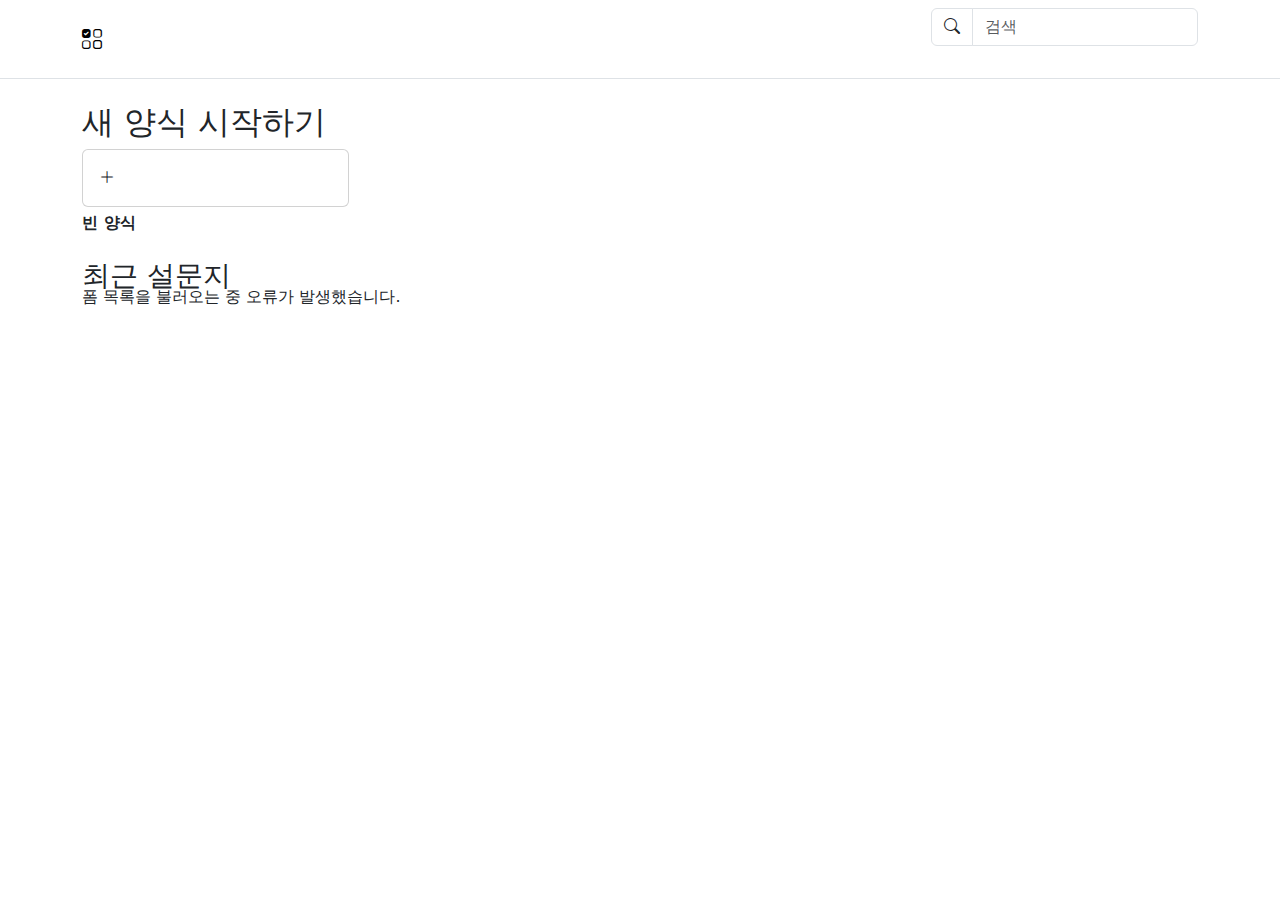
<file: frontend/html/index.html>
<!DOCTYPE html>
<html lang="ko">
    <head>
        <meta charset="UTF-8" />
        <title>Form 홈</title>
        <link href="https://cdn.jsdelivr.net/npm/bootstrap@5.3.3/dist/css/bootstrap.min.css" rel="stylesheet" />
        <link rel="stylesheet" href="https://cdn.jsdelivr.net/npm/bootstrap-icons@1.11.3/font/bootstrap-icons.css" />
        <style src="../css/style.css"></style>
    </head>
    <body>
        <nav class="navbar navbar-expand-lg navbar-light bg-white border-bottom">
            <div class="container">
                <a class="navbar-brand d-flex align-items-center" href="/frontend/html/">
                    <i class="bi bi-ui-checks-grid me-2"></i>
                </a>
                <section class="mb-4">
                    <div class="d-flex flex-column flex-md-row align-items-md-center gap-3">
                        <div class="flex-grow-1">
                            <div class="input-group">
                                <span class="input-group-text bg-white">
                                    <i class="bi bi-search"></i>
                                </span>
                                <input type="text" class="form-control" id="searchInput" placeholder="검색" />
                            </div>
                        </div>
                    </div>
                </section>
            </div>
        </nav>

        <main class="container main-container py-4">
            <section class="mb-4">
                <div class="d-flex justify-content-between align-items-center mb-2">
                    <h2 class="section-title mb-0">새 양식 시작하기</h2>
                </div>

                <div class="row g-3">
                    <div class="col-6 col-sm-4 col-md-3">
                        <div id="emptyTemplateCard" class="template-card mb-1 card p-3 d-flex flex-column" style="cursor: pointer">
                            <div class="template-icon">
                                <i class="bi bi-plus-lg"></i>
                            </div>
                        </div>
                        <span class="fw-semibold">빈 양식</span>
                    </div>
                </div>
            </section>

            <section>
                <div class="d-flex justify-content-between align-items-center mb-2">
                    <h3 class="section-title mb-0">최근 설문지</h3>
                </div>
                <div>
                    <div id="recentList" class="row g-3"></div>
                </div>
                <div id="noResultMessage" class="no-result d-none">최근에 수정하거나 만든 설문이 없습니다</div>
            </section>
        </main>

        <script src="https://cdn.jsdelivr.net/npm/bootstrap@5.3.3/dist/js/bootstrap.bundle.min.js"></script>
        <script src="../js/api.js"></script>
        <script src="../js/script.js"></script>
    </body>
</html>
</file>
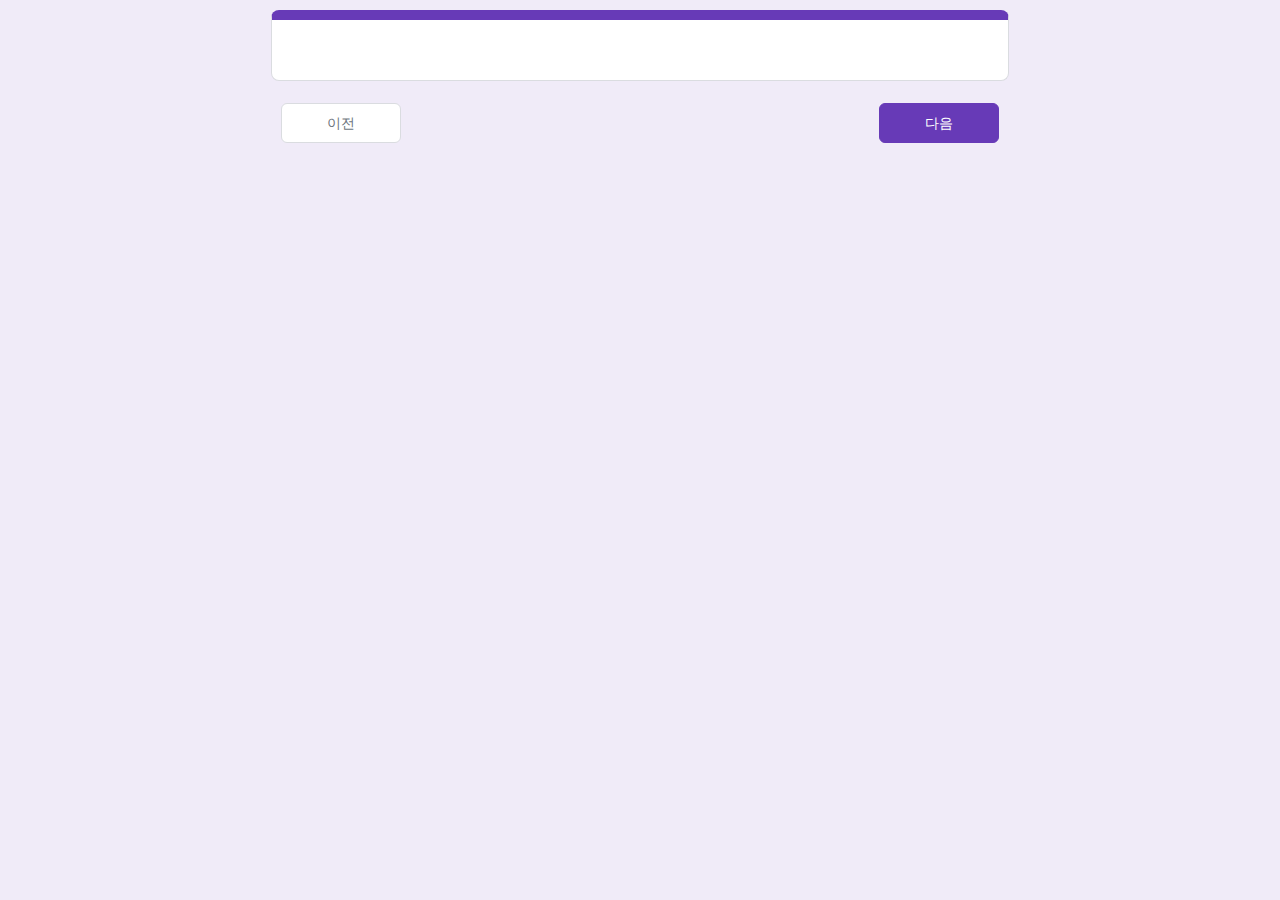
<file: frontend/html/answer.html>
<!DOCTYPE html>
<html lang="ko">
    <head>
        <meta charset="UTF-8" />
        <title>설문 응답</title>
        <link href="https://cdn.jsdelivr.net/npm/bootstrap@5.3.3/dist/css/bootstrap.min.css" rel="stylesheet" />
        <link rel="stylesheet" href="../css/answer.css" />
    </head>
    <body>
        <div id="answerContainer" class="preview-container">
            <div class="form-header">
                <h2 id="answerFormTitle"></h2>
                <p id="answerFormDescription"></p>
            </div>

            <div id="sectionContainer"></div>

            <div class="navigation-area d-flex justify-content-between">
                <button id="prevBtn" class="btn btn-outline-secondary">이전</button>
                <button id="nextBtn" class="btn btn-primary">다음</button>
            </div>
        </div>

        <script src="../js/api.js"></script>
        <script src="../js/answer.js"></script>
        <script>
            const selectedColor = localStorage.getItem("form-theme-color");
            const selectedBgColor = localStorage.getItem("form-bg-color");

            document.documentElement.style.setProperty("--form-theme-color", selectedColor);
            document.documentElement.style.setProperty("--form-bg-color", selectedBgColor);
        </script>
    </body>
</html>
</file>
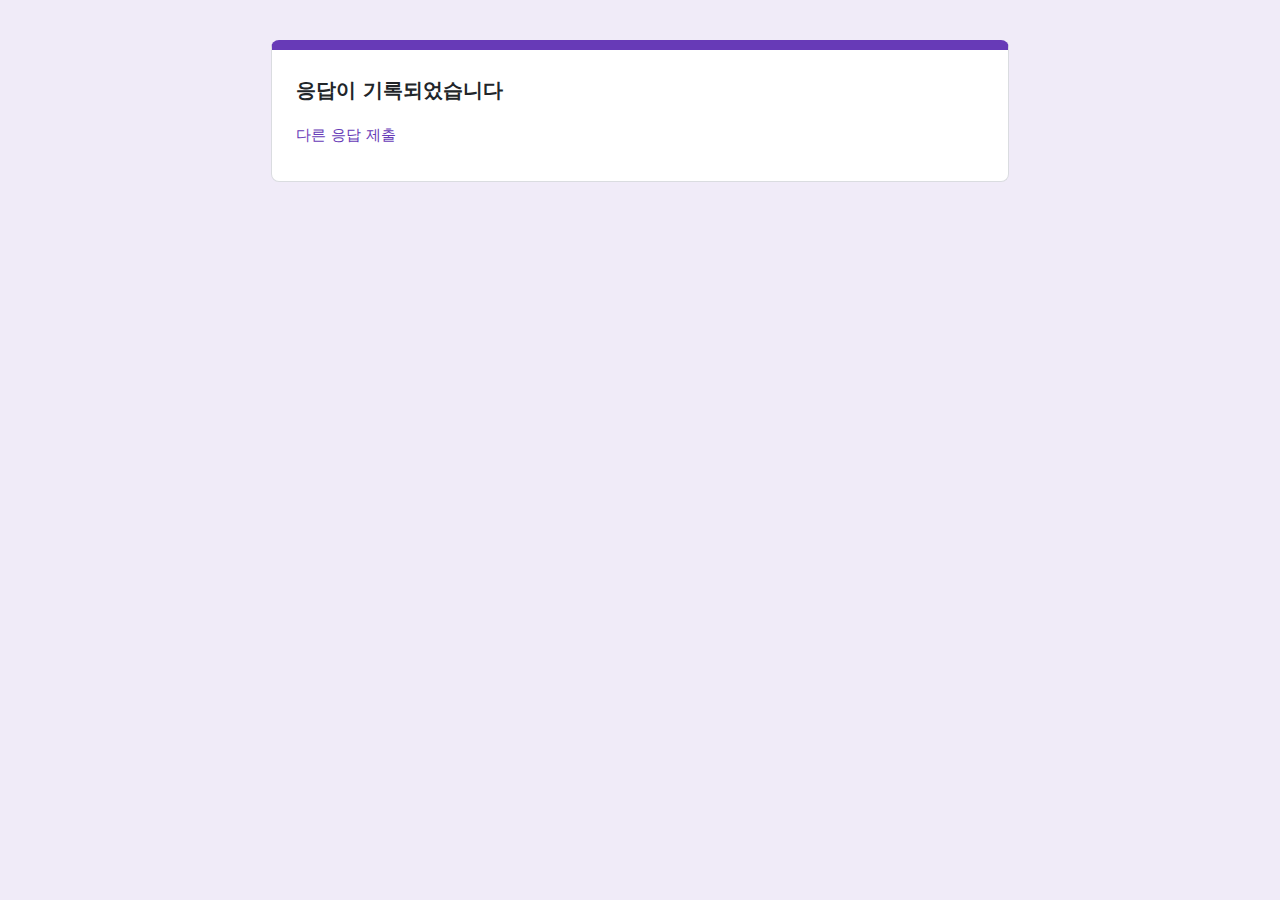
<file: frontend/html/complete.html>
<!DOCTYPE html>
<html lang="ko">
    <head>
        <meta charset="UTF-8" />
        <title>응답 제출 완료</title>

        <link href="https://cdn.jsdelivr.net/npm/bootstrap@5.3.3/dist/css/bootstrap.min.css" rel="stylesheet" />
        <link rel="stylesheet" href="../css/complete.css" />
    </head>

    <body>
        <div class="com-container">
            <div class="complete-box">
                <h3 id="submitTitle" class="fw-bold mb-2">응답이 기록되었습니다</h3>
                <p id="submitMessage" class="mb-3 text-muted"></p>

                <button id="goBackBtn" class="com-btn">다른 응답 제출</button>
            </div>
        </div>

        <script src="../js/api.js"></script>
        <script src="../js/complete.js"></script>
        <script>
            const selectedColor = localStorage.getItem("form-theme-color");
            const selectedBgColor = localStorage.getItem("form-bg-color");

            document.documentElement.style.setProperty("--form-theme-color", selectedColor);
            document.documentElement.style.setProperty("--form-bg-color", selectedBgColor);
        </script>
    </body>
</html>
</file>
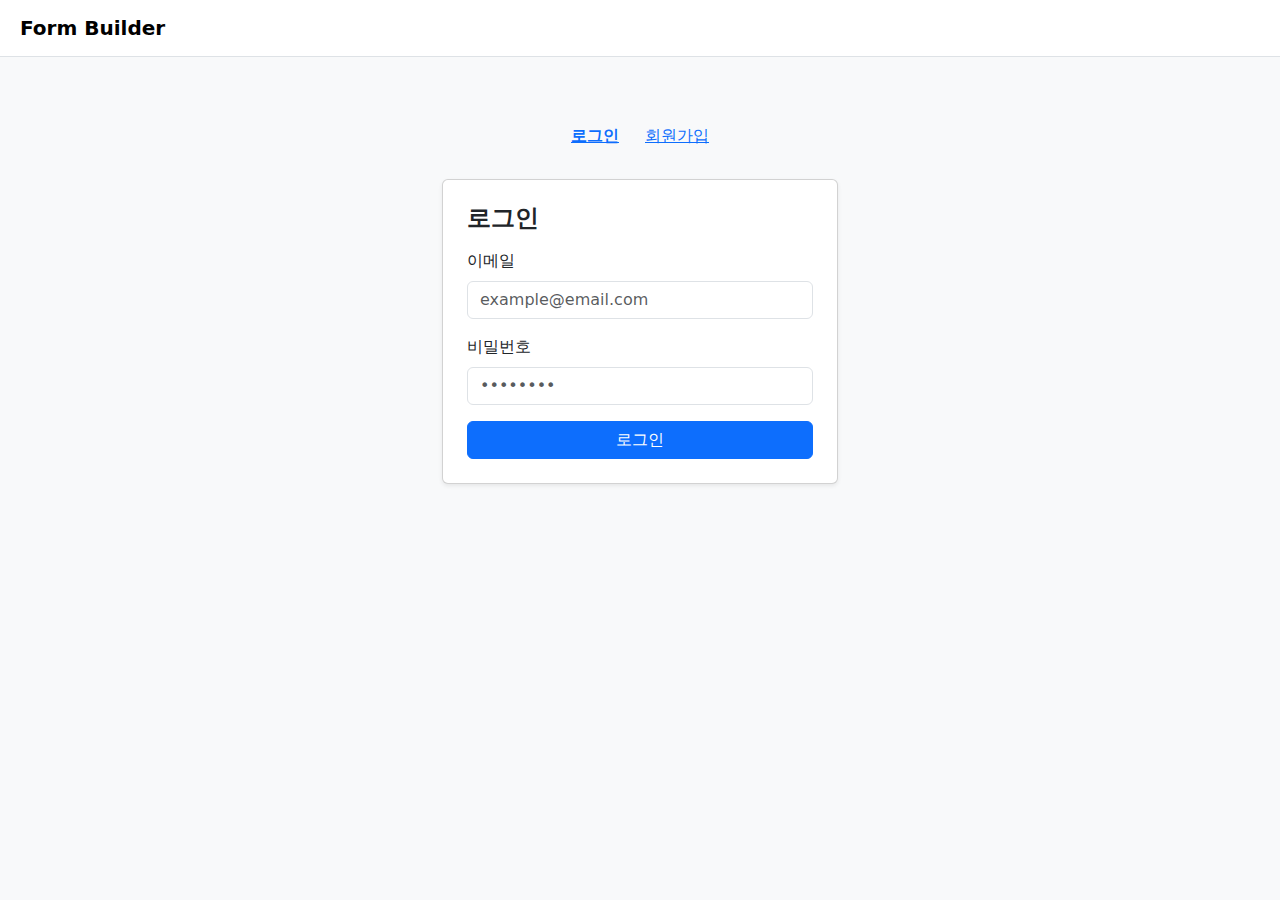
<file: frontend/html/login.html>
<!DOCTYPE html>
<html lang="ko">
    <head>
        <meta charset="UTF-8" />
        <title>로그인 · 회원가입</title>

        <link href="https://cdn.jsdelivr.net/npm/bootstrap@5.3.3/dist/css/bootstrap.min.css" rel="stylesheet" />
    </head>
    <body class="bg-light">
        <nav class="navbar navbar-light bg-white border-bottom px-3">
            <a href="/frontend/html/" class="navbar-brand fw-bold"> <i class="bi bi-ui-checks-grid me-1"></i> Form Builder </a>
        </nav>

        <main class="container" style="max-width: 420px; padding-top: 60px">
            <div class="d-flex justify-content-center mb-4">
                <button class="btn btn-link tab-btn" data-page="login">로그인</button>
                <button class="btn btn-link tab-btn" data-page="signup">회원가입</button>
            </div>

            <div id="loginPage">
                <div class="card p-4 shadow-sm">
                    <h4 class="fw-bold mb-3">로그인</h4>

                    <div class="mb-3">
                        <label class="form-label">이메일</label>
                        <input type="email" id="loginEmail" class="form-control" placeholder="example@email.com" />
                    </div>

                    <div class="mb-3">
                        <label class="form-label">비밀번호</label>
                        <input type="password" id="loginPassword" class="form-control" placeholder="••••••••" />
                    </div>

                    <button class="btn btn-primary w-100" id="loginBtn">로그인</button>
                </div>
            </div>

            <div id="signupPage" class="d-none">
                <div class="card p-4 shadow-sm">
                    <h4 class="fw-bold mb-3">회원가입</h4>

                    <div class="mb-3">
                        <label class="form-label">이메일</label>
                        <input type="email" id="signupEmail" class="form-control" placeholder="example@email.com" />
                    </div>

                    <div class="mb-3">
                        <label class="form-label">비밀번호</label>
                        <input type="password" id="signupPassword" class="form-control" placeholder="비밀번호" />
                    </div>

                    <button class="btn btn-success w-100" id="signupBtn">회원가입</button>
                </div>
            </div>
        </main>

        <script src="https://cdn.jsdelivr.net/npm/bootstrap@5.3.3/dist/js/bootstrap.bundle.min.js"></script>
        <script src="../js/api.js"></script>
        <script src="../js/login.js"></script>
    </body>
</html>
</file>
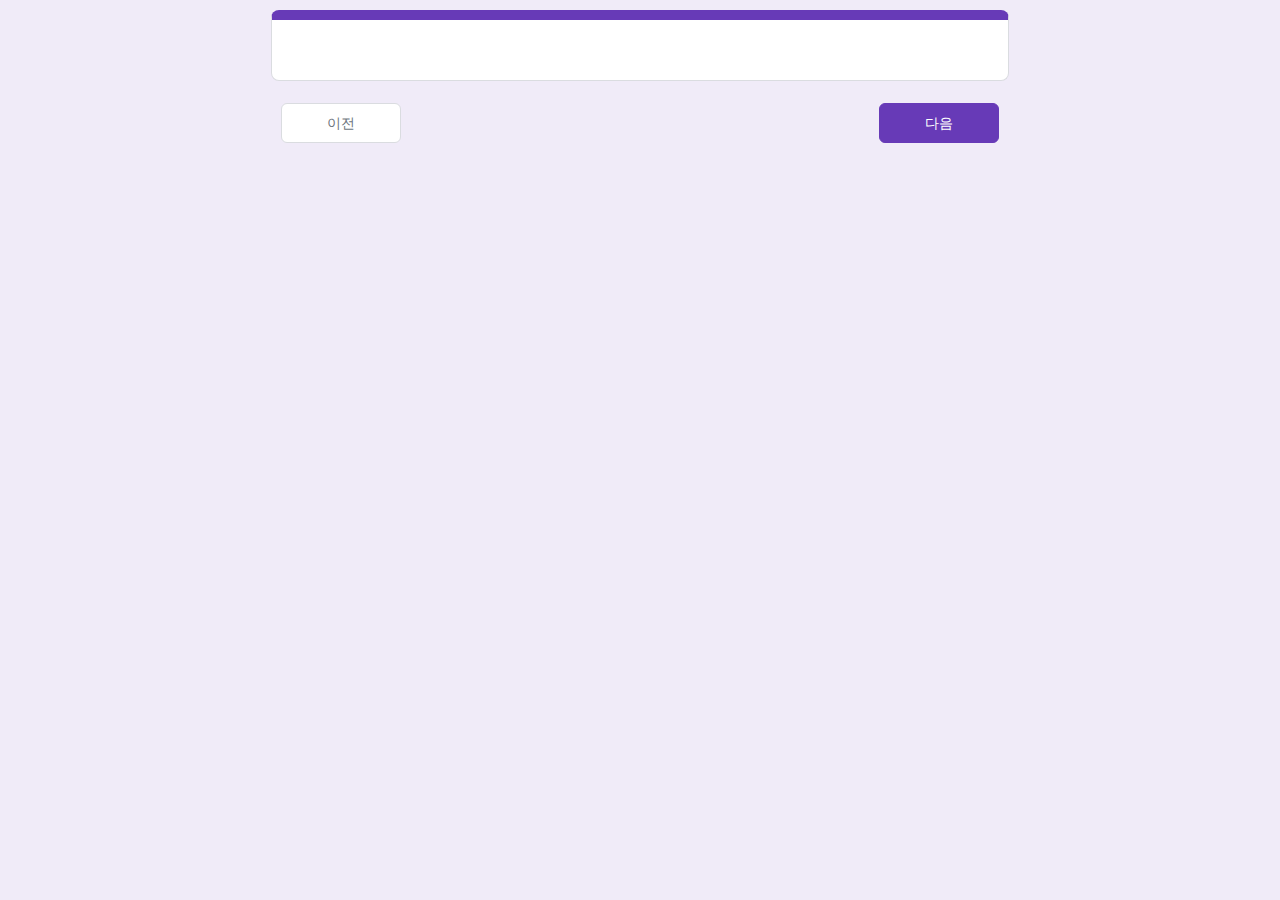
<file: frontend/html/preview.html>
<!DOCTYPE html>
<html lang="ko">
    <head>
        <meta charset="UTF-8" />
        <title>미리보기</title>
        <link href="https://cdn.jsdelivr.net/npm/bootstrap@5.3.3/dist/css/bootstrap.min.css" rel="stylesheet" />
        <link rel="stylesheet" href="../css/answer.css" />
    </head>
    <body>
        <div id="previewContainer" class="form-page-container">
            <div class="form-header">
                <h2 id="previewFormTitle"></h2>
                <p id="previewFormDescription"></p>
            </div>

            <div id="sectionContainer"></div>

            <div class="navigation-area d-flex justify-content-between">
                <button id="prevBtn" class="btn btn-outline-secondary">이전</button>
                <button id="nextBtn" class="btn btn-primary">다음</button>
            </div>
        </div>

        <script src="../js/api.js"></script>
        <script src="../js/preview.js"></script>
        <script>
            const selectedColor = localStorage.getItem("form-theme-color");
            const selectedBgColor = localStorage.getItem("form-bg-color");

            document.documentElement.style.setProperty("--form-theme-color", selectedColor);
            document.documentElement.style.setProperty("--form-bg-color", selectedBgColor);
        </script>
    </body>
</html>
</file>
<file: frontend/css/answer.css>
:root {
    --form-theme-color: #673ab7;
    --form-bg-color: #f0ebf8;
}

body {
    background: var(--form-bg-color);
    margin: 0;
    padding: 0;
}

.form-page-container,
.preview-container {
    width: 100%;
    max-width: 770px;
    margin: 10px auto;
    padding: 0 16px;
}

.form-header {
    background: #fff;
    border-radius: 8px;
    border: 1px solid rgb(218, 220, 224);
    border-top: 10px solid var(--form-theme-color);
    padding: 24px;
    margin-bottom: 12px;
}

.form-header h2 {
    font-size: 28px;
    font-weight: 600;
    margin-bottom: 8px;
}

.form-header p {
    font-size: 14px;
    color: #555;
    margin-bottom: 12px;
}

.form-check-input:checked {
    background-color: var(--form-theme-color);
    border-color: var(--form-theme-color);
}

.section-block {
    margin-bottom: 12px;
    display: none;
}

.section-block.active {
    display: block;
}

.section-block h5 {
    background: var(--form-theme-color);
    border-radius: 8px;
    color: #fff;
    padding: 12px 24px;
}

.question-block {
    background: white;
    border-radius: 8px;
    border: 1px solid rgb(218, 220, 224);
    padding: 24px;
    margin-bottom: 20px;
}

.question-block .fw-semibold {
    font-size: 16px;
    font-weight: 600;
}

.question-block .form-check-label {
    font-size: 14px;
}

.question-block input[type="text"],
.question-block textarea,
.question-block select {
    border-radius: 4px;
    border: 1px solid rgb(218, 220, 224);
    padding: 8px 12px;
    font-size: 15px;
}

.question-block textarea {
    resize: vertical;
}

.form-check {
    margin-bottom: 6px;
}

.form-check-input:focus {
    box-shadow: none;
    background-color: var(--form-theme-color);
}

.form-control:focus {
    box-shadow: none;
}

.navigation-area {
    padding: 10px;
}

#prevBtn,
#nextBtn {
    background: #fff;
    min-width: 120px;
    height: 40px;
    font-size: 14px;
}

#prevBtn {
    border: 1px solid rgb(218, 220, 224);
}

#nextBtn {
    background: var(--form-theme-color);
    border-color: var(--form-theme-color);
}

.question-card {
    background: white;
    border: 1px solid rgb(218, 220, 224);
    border-top: 10px solid var(--form-theme-color);
    border-radius: 8px;
    padding: 24px;
    margin-bottom: 12px;
}

.question-card .fw-semibold {
    font-size: 16px;
    font-weight: 600;
}

.question-card input,
.question-card textarea,
.question-card select {
    border-radius: 4px;
    border: 1px solid rgb(218, 220, 224);
    padding: 10px;
}
</file>
<file: frontend/css/complete.css>
:root {
    --form-theme-color: #673ab7;
    --form-bg-color: #f0ebf8;
}

body {
    background: var(--form-bg-color);
    margin: 0;
    padding: 0;
}

.com-container {
    width: 100%;
    max-width: 770px;
    margin: 40px auto;
    padding: 0 16px;
}

.complete-box {
    background: #fff;
    border-radius: 8px;
    border: 1px solid rgb(218, 220, 224);
    border-top: 10px solid var(--form-theme-color);
    padding: 28px 24px;
    margin-bottom: 12px;
}

#submitTitle {
    font-size: 20px;
    font-weight: 600;
    margin-bottom: 8px;
    padding-left: 0;
}

#submitMessage {
    font-size: 14px;
    color: #555;
    margin-bottom: 16px;
}

.com-btn {
    font-size: 15px;
    color: var(--form-theme-color);
    border: none;
    background: none;
    padding: 6px 0;
    cursor: pointer;
}

.com-btn:hover {
    color: #333;
}
</file>
